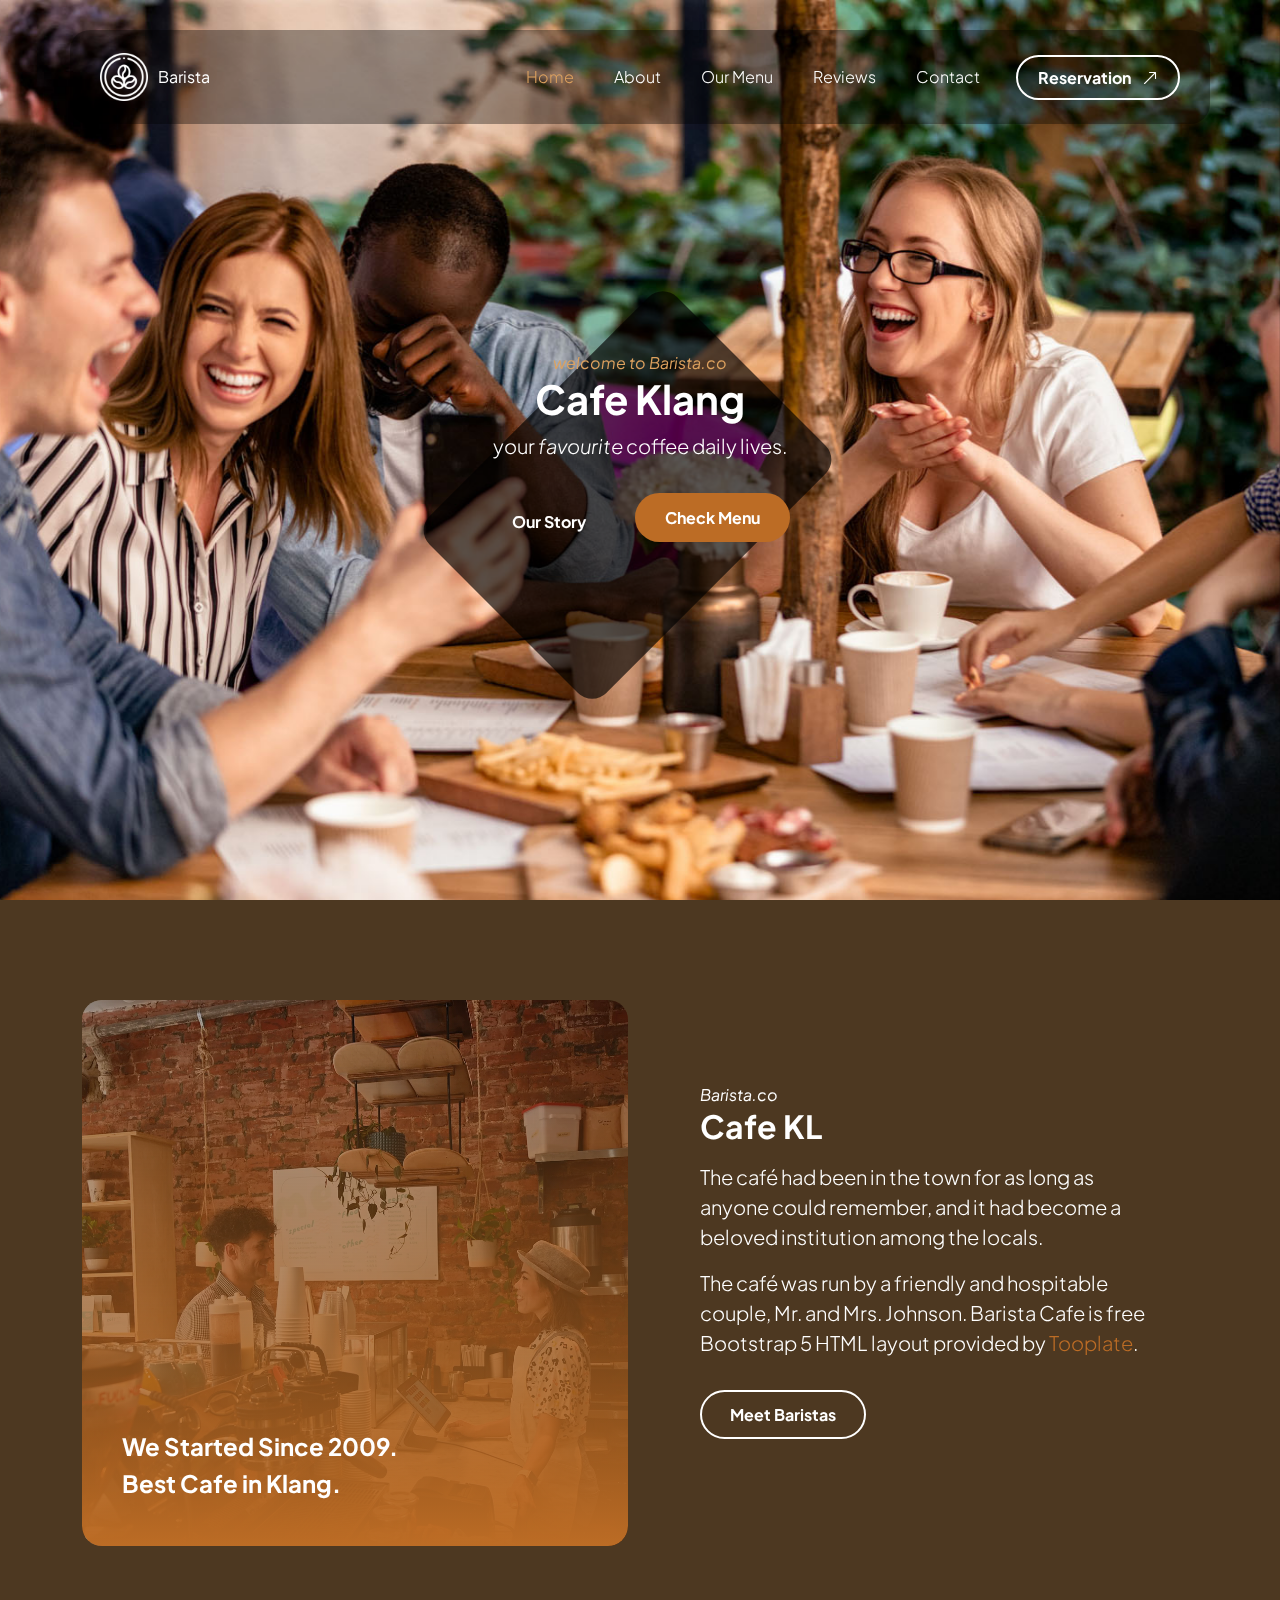
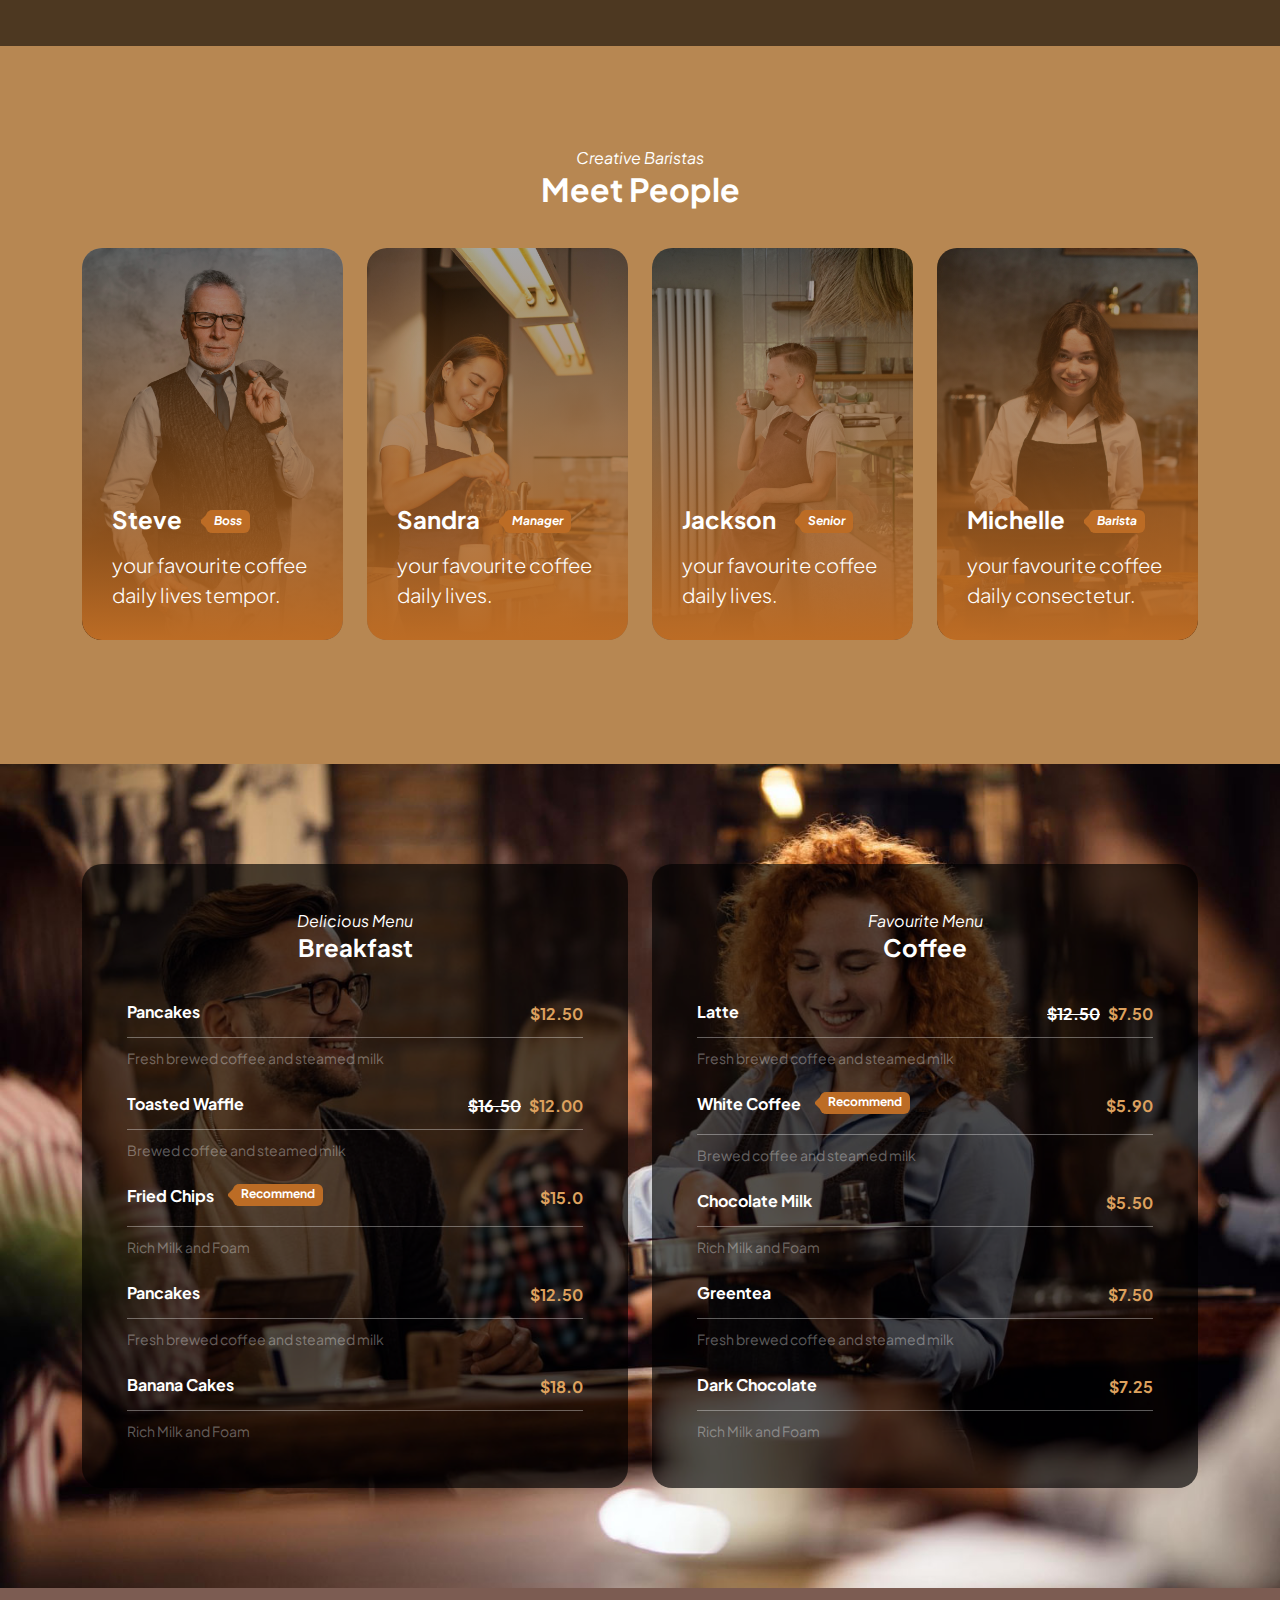
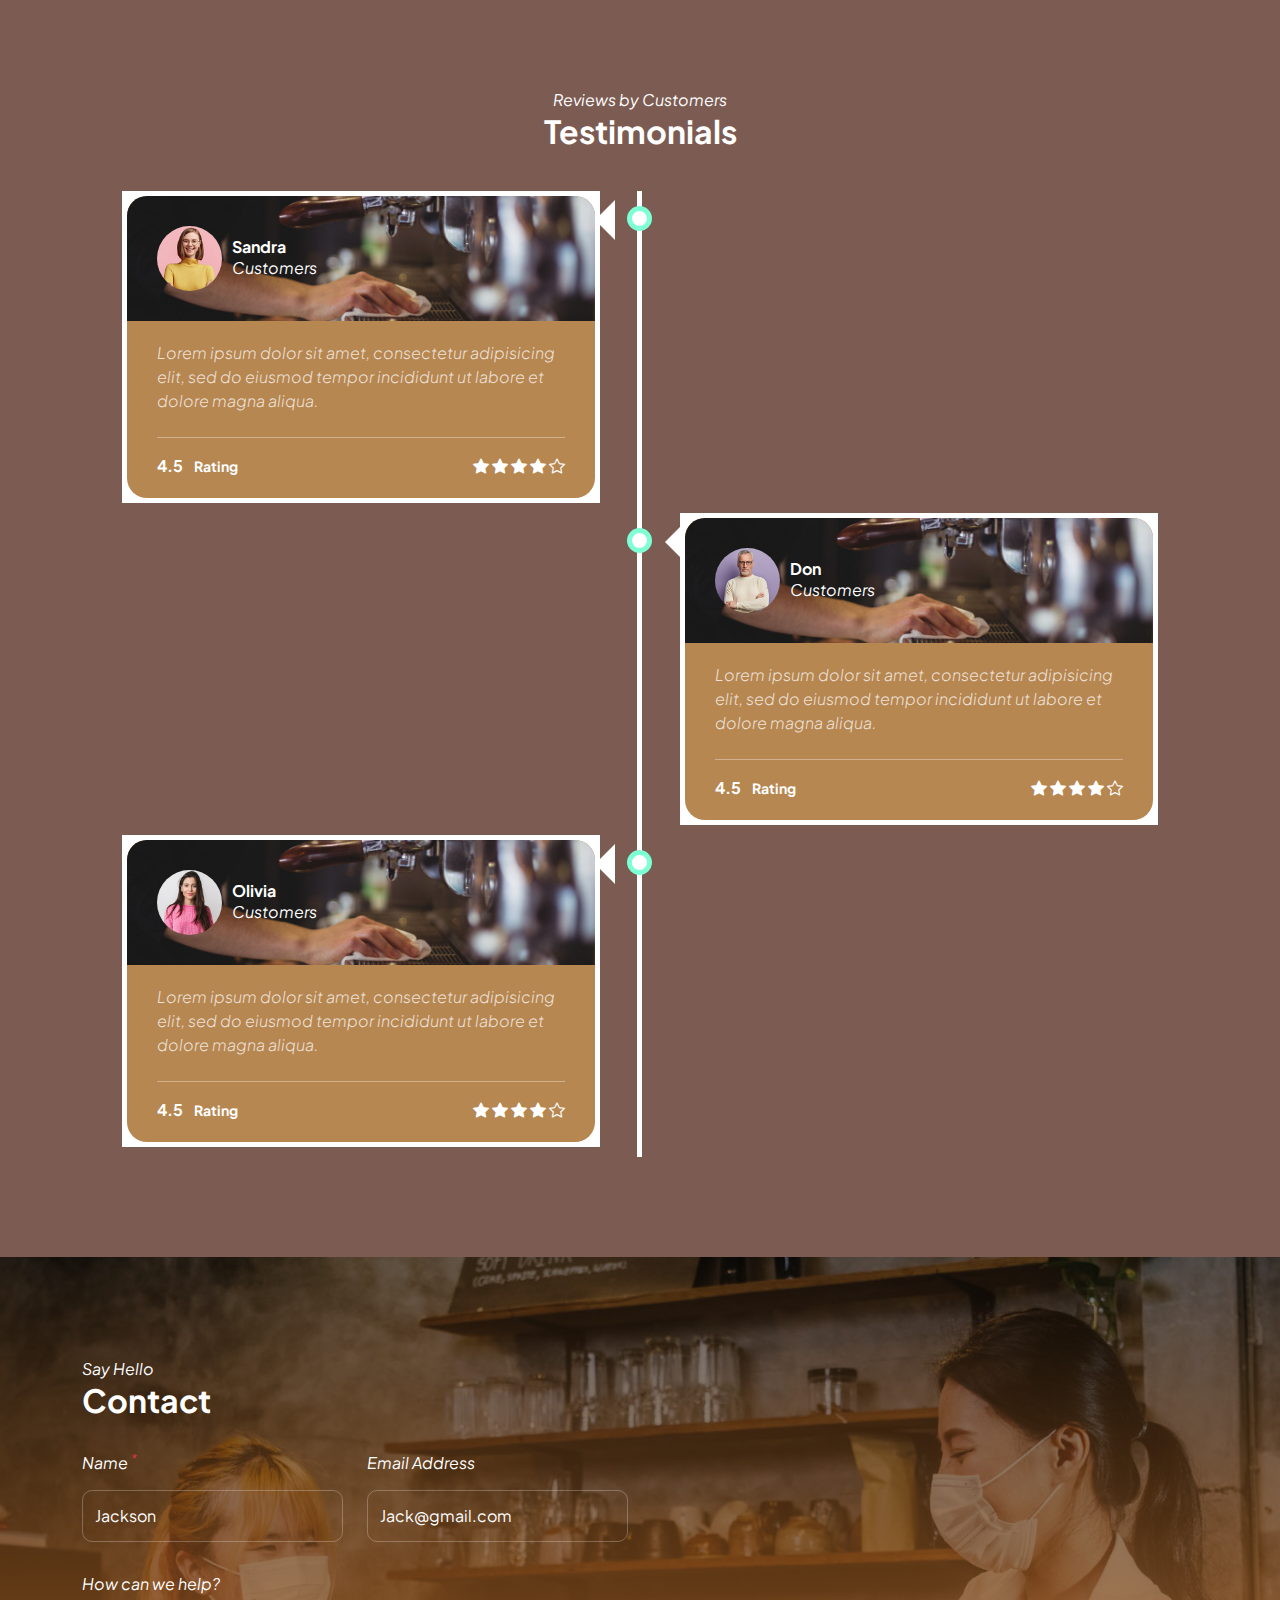
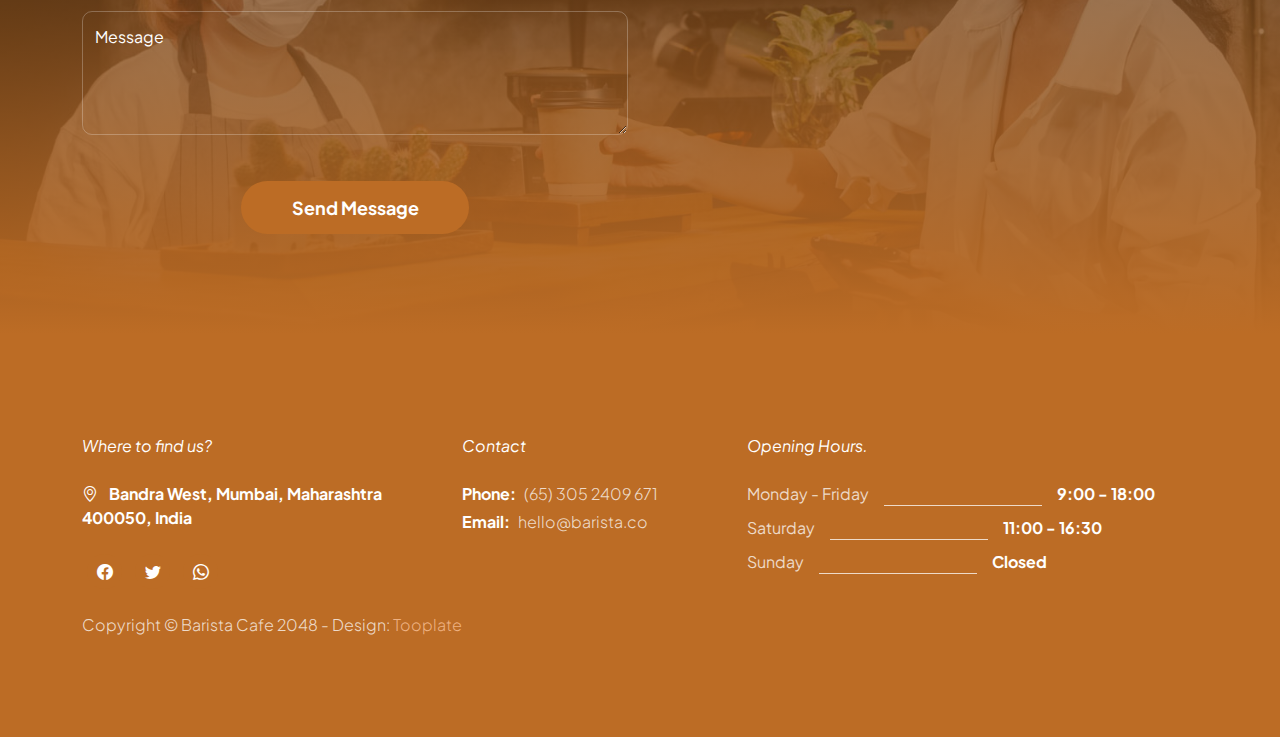
<file: index.html>
<!doctype html>
<html lang="en">
    <head>
        <meta charset="utf-8">
        <meta name="viewport" content="width=device-width, initial-scale=1">

        <meta name="description" content="">
        <meta name="author" content="">

        <title>Barista Cafe HTML CSS Template</title>

        <!-- CSS FILES -->                
        <link rel="preconnect" href="https://fonts.googleapis.com">
        
        <link rel="preconnect" href="https://fonts.gstatic.com" crossorigin>

        <link href="https://fonts.googleapis.com/css2?family=Plus+Jakarta+Sans:ital,wght@0,200;0,400;0,600;0,700;1,200;1,700&display=swap" rel="stylesheet">
            
        <link href="css/bootstrap.min.css" rel="stylesheet">

        <link href="css/bootstrap-icons.css" rel="stylesheet">

        <link href="css/vegas.min.css" rel="stylesheet">

        <link href="css/tooplate-barista-jjarb.css" rel="stylesheet">
        
<!--

Tooplate 2137 Barista Cafe

https://www.tooplate.com/view/2137-barista-cafe

Bootstrap 5 HTML CSS Template

-->
    </head>
    
    <body>
                
            <main>
                <nav class="navbar navbar-expand-lg">                
                    <div class="container">
                        <a class="navbar-brand d-flex align-items-center" href="index.html">
                            <img src="images/coffee-beans.png" class="navbar-brand-image img-fluid" alt="Barista Cafe Template">
                            Barista
                        </a>
        
                        <button class="navbar-toggler" type="button" data-bs-toggle="collapse" data-bs-target="#navbarNav" aria-controls="navbarNav" aria-expanded="false" aria-label="Toggle navigation">
                            <span class="navbar-toggler-icon"></span>
                        </button>
        
                        <div class="collapse navbar-collapse" id="navbarNav">
                            <ul class="navbar-nav ms-lg-auto">
                                <li class="nav-item">
                                    <a class="nav-link click-scroll" href="#section_1">Home</a>
                                </li>
        
                                <li class="nav-item">
                                    <a class="nav-link click-scroll" href="#section_2">About</a>
                                </li>

                                <li class="nav-item">
                                    <a class="nav-link click-scroll" href="#section_3">Our Menu</a>
                                </li>

                                <li class="nav-item">
                                    <a class="nav-link click-scroll" href="#section_4">Reviews</a>
                                </li>

                                <li class="nav-item">
                                    <a class="nav-link click-scroll" href="#section_5">Contact</a>
                                </li>
                            </ul>

                            <div class="ms-lg-3">
                                <a class="btn custom-btn custom-border-btn" href="reservation.html">
                                    Reservation
                                    <i class="bi-arrow-up-right ms-2"></i>
                                </a>
                            </div>
                        </div>
                    </div>
                </nav>


                <section class="hero-section d-flex justify-content-center align-items-center" id="section_1">

                    <div class="container">
                        <div class="row align-items-center">

                            <div class="col-lg-6 col-12 mx-auto">
                                <em class="small-text">welcome to Barista.co</em>
                                
                                <h1>Cafe Klang</h1>

                                <p class="text-white mb-4 pb-lg-2">
                                    your <em>favourite</em> coffee daily lives.
                                </p>

                                <a class="btn custom-btn custom-border-btn smoothscroll me-3" href="#section_2">
                                    Our Story
                                </a>

                                <a class="btn custom-btn smoothscroll me-2 mb-2" href="#section_3"><strong>Check Menu</strong></a>
                            </div>

                        </div>
                    </div>

                    <div class="hero-slides"></div>
                </section>


                <section class="about-section section-padding" id="section_2">
                    <div class="section-overlay"></div>
                    <div class="container">
                        <div class="row align-items-center">

                            <div class="col-lg-6 col-12">
                                <div class="ratio ratio-1x1">
                                    <video autoplay="" loop="" muted="" class="custom-video" poster="">
                                        <source src="videos/pexels-mike-jones-9046237.mp4" type="video/mp4">

                                        Your browser does not support the video tag.
                                    </video>

                                    <div class="about-video-info d-flex flex-column">
                                        <h4 class="mt-auto">We Started Since 2009.</h4>

                                        <h4>Best Cafe in Klang.</h4>
                                    </div>
                                </div>
                            </div>

                            <div class="col-lg-5 col-12 mt-4 mt-lg-0 mx-auto">
                                <em class="text-white">Barista.co</em>

                                <h2 class="text-white mb-3">Cafe KL</h2>

                                <p class="text-white">The café had been in the town for as long as anyone could remember, and it had become a beloved institution among the locals.</p>

                                <p class="text-white">The café was run by a friendly and hospitable couple, Mr. and Mrs. Johnson. Barista Cafe is free Bootstrap 5 HTML layout provided by <a rel="nofollow" href="https://www.tooplate.com" target="_blank">Tooplate</a>.</p>

                                <a href="#barista-team" class="smoothscroll btn custom-btn custom-border-btn mt-3 mb-4">Meet Baristas</a>
                            </div>

                        </div>
                    </div>
                </section>


                <section class="barista-section section-padding section-bg" id="barista-team">
                    <div class="container">
                        <div class="row justify-content-center">

                            <div class="col-lg-12 col-12 text-center mb-4 pb-lg-2">
                                <em class="text-white">Creative Baristas</em>

                                <h2 class="text-white">Meet People</h2>
                            </div>

                            <div class="col-lg-3 col-md-6 col-12 mb-4">
                                <div class="team-block-wrap">
                                    <div class="team-block-info d-flex flex-column">
                                        <div class="d-flex mt-auto mb-3">
                                            <h4 class="text-white mb-0">Steve</h4>

                                            <p class="badge ms-4"><em>Boss</em></p>
                                        </div>

                                        <p class="text-white mb-0">your favourite coffee daily lives tempor.</p>
                                    </div>

                                    <div class="team-block-image-wrap">
                                        <img src="images/team/portrait-elegant-old-man-wearing-suit.jpg" class="team-block-image img-fluid" alt="">
                                    </div>
                                </div>
                            </div>

                            <div class="col-lg-3 col-md-6 col-12 mb-4">
                                <div class="team-block-wrap">
                                    <div class="team-block-info d-flex flex-column">
                                        <div class="d-flex mt-auto mb-3">
                                            <h4 class="text-white mb-0">Sandra</h4>

                                            <p class="badge ms-4"><em>Manager</em></p>
                                        </div>

                                        <p class="text-white mb-0">your favourite coffee daily lives.</p>
                                    </div>

                                    <div class="team-block-image-wrap">
                                        <img src="images/team/cute-korean-barista-girl-pouring-coffee-prepare-filter-batch-brew-pour-working-cafe.jpg" class="team-block-image img-fluid" alt="">
                                    </div>
                                </div>
                            </div>

                            <div class="col-lg-3 col-md-6 col-12 mb-4">
                                <div class="team-block-wrap">
                                    <div class="team-block-info d-flex flex-column">
                                        <div class="d-flex mt-auto mb-3">
                                            <h4 class="text-white mb-0">Jackson</h4>

                                            <p class="badge ms-4"><em>Senior</em></p>
                                        </div>

                                        <p class="text-white mb-0">your favourite coffee daily lives.</p>
                                    </div>

                                    <div class="team-block-image-wrap">
                                        <img src="images/team/small-business-owner-drinking-coffee.jpg" class="team-block-image img-fluid" alt="">
                                    </div>
                                </div>
                            </div>

                            <div class="col-lg-3 col-md-6 col-12">
                                <div class="team-block-wrap">
                                    <div class="team-block-info d-flex flex-column">
                                        <div class="d-flex mt-auto mb-3">
                                            <h4 class="text-white mb-0">Michelle</h4>

                                            <p class="badge ms-4"><em>Barista</em></p>
                                        </div>

                                        <p class="text-white mb-0">your favourite coffee daily consectetur.</p>
                                    </div>

                                    <div class="team-block-image-wrap">
                                        <img src="images/team/smiley-business-woman-working-cashier.jpg" class="team-block-image img-fluid" alt="">
                                    </div>
                                </div>
                            </div>

                        </div>
                    </div>
                </section>


                <section class="menu-section section-padding" id="section_3">
                    <div class="container">
                        <div class="row">

                            <div class="col-lg-6 col-12 mb-4 mb-lg-0">
                                <div class="menu-block-wrap">
                                    <div class="text-center mb-4 pb-lg-2">
                                        <em class="text-white">Delicious Menu</em>
                                        <h4 class="text-white">Breakfast</h4>
                                    </div>

                                    <div class="menu-block">
                                        <div class="d-flex">
                                            <h6>Pancakes</h6>
                                        
                                            <span class="underline"></span>

                                            <strong class="ms-auto">$12.50</strong>
                                        </div>

                                        <div class="border-top mt-2 pt-2">
                                            <small>Fresh brewed coffee and steamed milk</small>
                                        </div>
                                    </div>

                                    <div class="menu-block my-4">
                                        <div class="d-flex">
                                            <h6>
                                                Toasted Waffle
                                            </h6>
                                        
                                            <span class="underline"></span>

                                            <strong class="text-white ms-auto"><del>$16.50</del></strong>

                                            <strong class="ms-2">$12.00</strong>
                                        </div>

                                        <div class="border-top mt-2 pt-2">
                                            <small>Brewed coffee and steamed milk</small>
                                        </div>
                                    </div>

                                    <div class="menu-block">
                                        <div class="d-flex">
                                            <h6>Fried Chips
                                                <span class="badge ms-3">Recommend</span>
                                            </h6>
                                        
                                            <span class="underline"></span>

                                            <strong class="ms-auto">$15.0</strong>
                                        </div>

                                        <div class="border-top mt-2 pt-2">
                                            <small>Rich Milk and Foam</small>
                                        </div>
                                    </div>

                                    <div class="menu-block my-4">
                                        <div class="d-flex">
                                            <h6>Pancakes</h6>
                                        
                                            <span class="underline"></span>

                                            <strong class="ms-auto">$12.50</strong>
                                        </div>

                                        <div class="border-top mt-2 pt-2">
                                            <small>Fresh brewed coffee and steamed milk</small>
                                        </div>
                                    </div>

                                    <div class="menu-block">
                                        <div class="d-flex">
                                            <h6>Banana Cakes</h6>
                                        
                                            <span class="underline"></span>

                                            <strong class="ms-auto">$18.0</strong>
                                        </div>

                                        <div class="border-top mt-2 pt-2">
                                            <small>Rich Milk and Foam</small>
                                        </div>
                                    </div>
                                </div>
                            </div>

                            <div class="col-lg-6 col-12">
                                <div class="menu-block-wrap">
                                    <div class="text-center mb-4 pb-lg-2">
                                        <em class="text-white">Favourite Menu</em>
                                        <h4 class="text-white">Coffee</h4>
                                    </div>

                                    <div class="menu-block">
                                        <div class="d-flex">
                                            <h6>Latte</h6>
                                        
                                            <span class="underline"></span>

                                            <strong class="text-white ms-auto"><del>$12.50</del></strong>

                                            <strong class="ms-2">$7.50</strong>
                                        </div>

                                        <div class="border-top mt-2 pt-2">
                                            <small>Fresh brewed coffee and steamed milk</small>
                                        </div>
                                    </div>

                                    <div class="menu-block my-4">
                                        <div class="d-flex">
                                            <h6>
                                                White Coffee
                                                <span class="badge ms-3">Recommend</span>
                                            </h6>
                                        
                                            <span class="underline"></span>

                                            <strong class="ms-auto">$5.90</strong>
                                        </div>

                                        <div class="border-top mt-2 pt-2">
                                            <small>Brewed coffee and steamed milk</small>
                                        </div>
                                    </div>

                                    <div class="menu-block">
                                        <div class="d-flex">
                                            <h6>Chocolate Milk</h6>
                                        
                                            <span class="underline"></span>

                                            <strong class="ms-auto">$5.50</strong>
                                        </div>

                                        <div class="border-top mt-2 pt-2">
                                            <small>Rich Milk and Foam</small>
                                        </div>
                                    </div>

                                    <div class="menu-block my-4">
                                        <div class="d-flex">
                                            <h6>Greentea</h6>
                                        
                                            <span class="underline"></span>

                                            <strong class="ms-auto">$7.50</strong>
                                        </div>

                                        <div class="border-top mt-2 pt-2">
                                            <small>Fresh brewed coffee and steamed milk</small>
                                        </div>
                                    </div>

                                    <div class="menu-block">
                                        <div class="d-flex">
                                            <h6>Dark Chocolate</h6>
                                        
                                            <span class="underline"></span>

                                            <strong class="ms-auto">$7.25</strong>
                                        </div>

                                        <div class="border-top mt-2 pt-2">
                                            <small>Rich Milk and Foam</small>
                                        </div>
                                    </div>
                                </div>
                            </div>

                        </div>
                    </div>
                </section>


                <section class="reviews-section section-padding section-bg" id="section_4">
                    <div class="container">
                        <div class="row justify-content-center">

                            <div class="col-lg-12 col-12 text-center mb-4 pb-lg-2">
                                <em class="text-white">Reviews by Customers</em>

                                <h2 class="text-white">Testimonials</h2>
                            </div>

                            <div class="timeline">
                                <div class="timeline-container timeline-container-left">
                                    <div class="timeline-content">
                                        <div class="reviews-block">
                                            <div class="reviews-block-image-wrap d-flex align-items-center">
                                                <img src="images/reviews/young-woman-with-round-glasses-yellow-sweater.jpg" class="reviews-block-image img-fluid" alt="">

                                                <div class="">
                                                    <h6 class="text-white mb-0">Sandra</h6>
                                                    <em class="text-white"> Customers</em>
                                                </div>
                                            </div>

                                            <div class="reviews-block-info">
                                                <p>Lorem ipsum dolor sit amet, consectetur adipisicing elit, sed do eiusmod tempor incididunt ut labore et dolore magna aliqua.</p>

                                                <div class="d-flex border-top pt-3 mt-4">
                                                    <strong class="text-white">4.5 <small class="ms-2">Rating</small></strong>

                                                    <div class="reviews-group ms-auto">
                                                        <i class="bi-star-fill"></i>
                                                        <i class="bi-star-fill"></i>
                                                        <i class="bi-star-fill"></i>
                                                        <i class="bi-star-fill"></i>
                                                        <i class="bi-star"></i>
                                                    </div>
                                                </div>
                                            </div>
                                        </div>
                                    </div>
                                </div>

                                <div class="timeline-container timeline-container-right">
                                    <div class="timeline-content">
                                        <div class="reviews-block">
                                            <div class="reviews-block-image-wrap d-flex align-items-center">
                                                <img src="images/reviews/senior-man-white-sweater-eyeglasses.jpg" class="reviews-block-image img-fluid" alt="">

                                                <div class="">
                                                    <h6 class="text-white mb-0">Don</h6>
                                                    <em class="text-white"> Customers</em>
                                                </div>
                                            </div>

                                            <div class="reviews-block-info">
                                                <p>Lorem ipsum dolor sit amet, consectetur adipisicing elit, sed do eiusmod tempor incididunt ut labore et dolore magna aliqua.</p>

                                                <div class="d-flex border-top pt-3 mt-4">
                                                    <strong class="text-white">4.5 <small class="ms-2">Rating</small></strong>

                                                    <div class="reviews-group ms-auto">
                                                        <i class="bi-star-fill"></i>
                                                        <i class="bi-star-fill"></i>
                                                        <i class="bi-star-fill"></i>
                                                        <i class="bi-star-fill"></i>
                                                        <i class="bi-star"></i>
                                                    </div>
                                                </div>
                                            </div>
                                        </div>
                                    </div>
                                </div>

                                <div class="timeline-container timeline-container-left">
                                    <div class="timeline-content">
                                        <div class="reviews-block">
                                            <div class="reviews-block-image-wrap d-flex align-items-center">
                                                <img src="images/reviews/young-beautiful-woman-pink-warm-sweater-natural-look-smiling-portrait-isolated-long-hair.jpg" class="reviews-block-image img-fluid" alt="">

                                                <div class="">
                                                    <h6 class="text-white mb-0">Olivia</h6>
                                                    <em class="text-white"> Customers</em>
                                                </div>
                                            </div>

                                            <div class="reviews-block-info">
                                                <p>Lorem ipsum dolor sit amet, consectetur adipisicing elit, sed do eiusmod tempor incididunt ut labore et dolore magna aliqua.</p>

                                                <div class="d-flex border-top pt-3 mt-4">
                                                    <strong class="text-white">4.5 <small class="ms-2">Rating</small></strong>

                                                    <div class="reviews-group ms-auto">
                                                        <i class="bi-star-fill"></i>
                                                        <i class="bi-star-fill"></i>
                                                        <i class="bi-star-fill"></i>
                                                        <i class="bi-star-fill"></i>
                                                        <i class="bi-star"></i>
                                                    </div>
                                                </div>
                                            </div>
                                        </div>
                                    </div>
                                </div>
                            </div>

                        </div>
                    </div>
                </section>


                <section class="contact-section section-padding" id="section_5">
                    <div class="container">
                        <div class="row">   

                            <div class="col-lg-12 col-12">
                                <em class="text-white">Say Hello</em>
                                <h2 class="text-white mb-4 pb-lg-2">Contact</h2>
                            </div>

                            <div class="col-lg-6 col-12">
                                <form action="#" method="post" class="custom-form contact-form" role="form">

                                <div class="row">
                                    
                                    <div class="col-lg-6 col-12">
                                        <label for="name" class="form-label">Name <sup class="text-danger">*</sup></label>

                                        <input type="text" name="name" id="name" class="form-control" placeholder="Jackson" required="">
                                    </div>

                                    <div class="col-lg-6 col-12">
                                        <label for="email" class="form-label">Email Address</label>

                                        <input type="email" name="email" id="email" pattern="[^ @]*@[^ @]*" class="form-control" placeholder="Jack@gmail.com" required="">
                                    </div>

                                    <div class="col-12">
                                        <label for="message" class="form-label">How can we help?</label>

                                        <textarea name="message" rows="4" class="form-control" id="message" placeholder="Message" required=""></textarea>
                                        
                                    </div>
                                </div>

                                <div class="col-lg-5 col-12 mx-auto mt-3">
                                    <button type="submit" class="form-control">Send Message</button>
                                </div>
                            </form>
                            </div>

                            <div class="col-lg-6 col-12 mx-auto mt-5 mt-lg-0 ps-lg-5">
                                <iframe class="google-map" src="https://www.google.com/maps/embed?pb=!1m18!1m12!1m3!1d5039.668141741662!2d72.81814769288509!3d19.043340656729775!2m3!1f0!2f0!3f0!3m2!1i1024!2i768!4f13.1!3m3!1m2!1s0x3be7c994f34a7355%3A0x2680d63a6f7e33c2!2sLover%20Point!5e1!3m2!1sen!2sth!4v1692722771770!5m2!1sen!2sth" width="100%" height="300" style="border:0;" allowfullscreen="" loading="lazy" referrerpolicy="no-referrer-when-downgrade"></iframe>  
                            </div>

                        </div>
                    </div>
                </section>


                <footer class="site-footer">
                    <div class="container">
                        <div class="row">

                            <div class="col-lg-4 col-12 me-auto">
                                <em class="text-white d-block mb-4">Where to find us?</em>

                                <strong class="text-white">
                                    <i class="bi-geo-alt me-2"></i>
                                    Bandra West, Mumbai, Maharashtra 400050, India
                                </strong>

                                <ul class="social-icon mt-4">
                                    <li class="social-icon-item">
                                        <a href="#" class="social-icon-link bi-facebook">
                                        </a>
                                    </li>
        
                                    <li class="social-icon-item">
                                        <a href="https://x.com/minthu" target="_new" class="social-icon-link bi-twitter">
                                        </a>
                                    </li>

                                    <li class="social-icon-item">
                                        <a href="#" class="social-icon-link bi-whatsapp">
                                        </a>
                                    </li>
                                </ul>
                            </div>

                            <div class="col-lg-3 col-12 mt-4 mb-3 mt-lg-0 mb-lg-0">
                                <em class="text-white d-block mb-4">Contact</em>

                                <p class="d-flex mb-1">
                                    <strong class="me-2">Phone:</strong>
                                    <a href="tel: 305-240-9671" class="site-footer-link">
                                        (65) 
                                        305 2409 671
                                    </a>
                                </p>

                                <p class="d-flex">
                                    <strong class="me-2">Email:</strong>

                                    <a href="mailto:info@yourgmail.com" class="site-footer-link">
                                        hello@barista.co
                                    </a>
                                </p>
                            </div>


                            <div class="col-lg-5 col-12">
                                <em class="text-white d-block mb-4">Opening Hours.</em>

                                <ul class="opening-hours-list">
                                    <li class="d-flex">
                                        Monday - Friday
                                        <span class="underline"></span>

                                        <strong>9:00 - 18:00</strong>
                                    </li>

                                    <li class="d-flex">
                                        Saturday
                                        <span class="underline"></span>

                                        <strong>11:00 - 16:30</strong>
                                    </li>

                                    <li class="d-flex">
                                        Sunday
                                        <span class="underline"></span>

                                        <strong>Closed</strong>
                                    </li>
                                </ul>
                            </div>

                            <div class="col-lg-8 col-12 mt-4">
                                <p class="copyright-text mb-0">Copyright © Barista Cafe 2048 
                                    - Design: <a rel="sponsored" href="https://www.tooplate.com" target="_blank">Tooplate</a></p>
                            </div>
                    </div>
                </footer>
            </main>

        <!-- JAVASCRIPT FILES -->
        <script src="js/jquery.min.js"></script>
        <script src="js/bootstrap.min.js"></script>
        <script src="js/jquery.sticky.js"></script>
        <script src="js/click-scroll.js"></script>
        <script src="js/vegas.min.js"></script>
        <script src="js/custom.js"></script>

    </body>
</html>
</file>
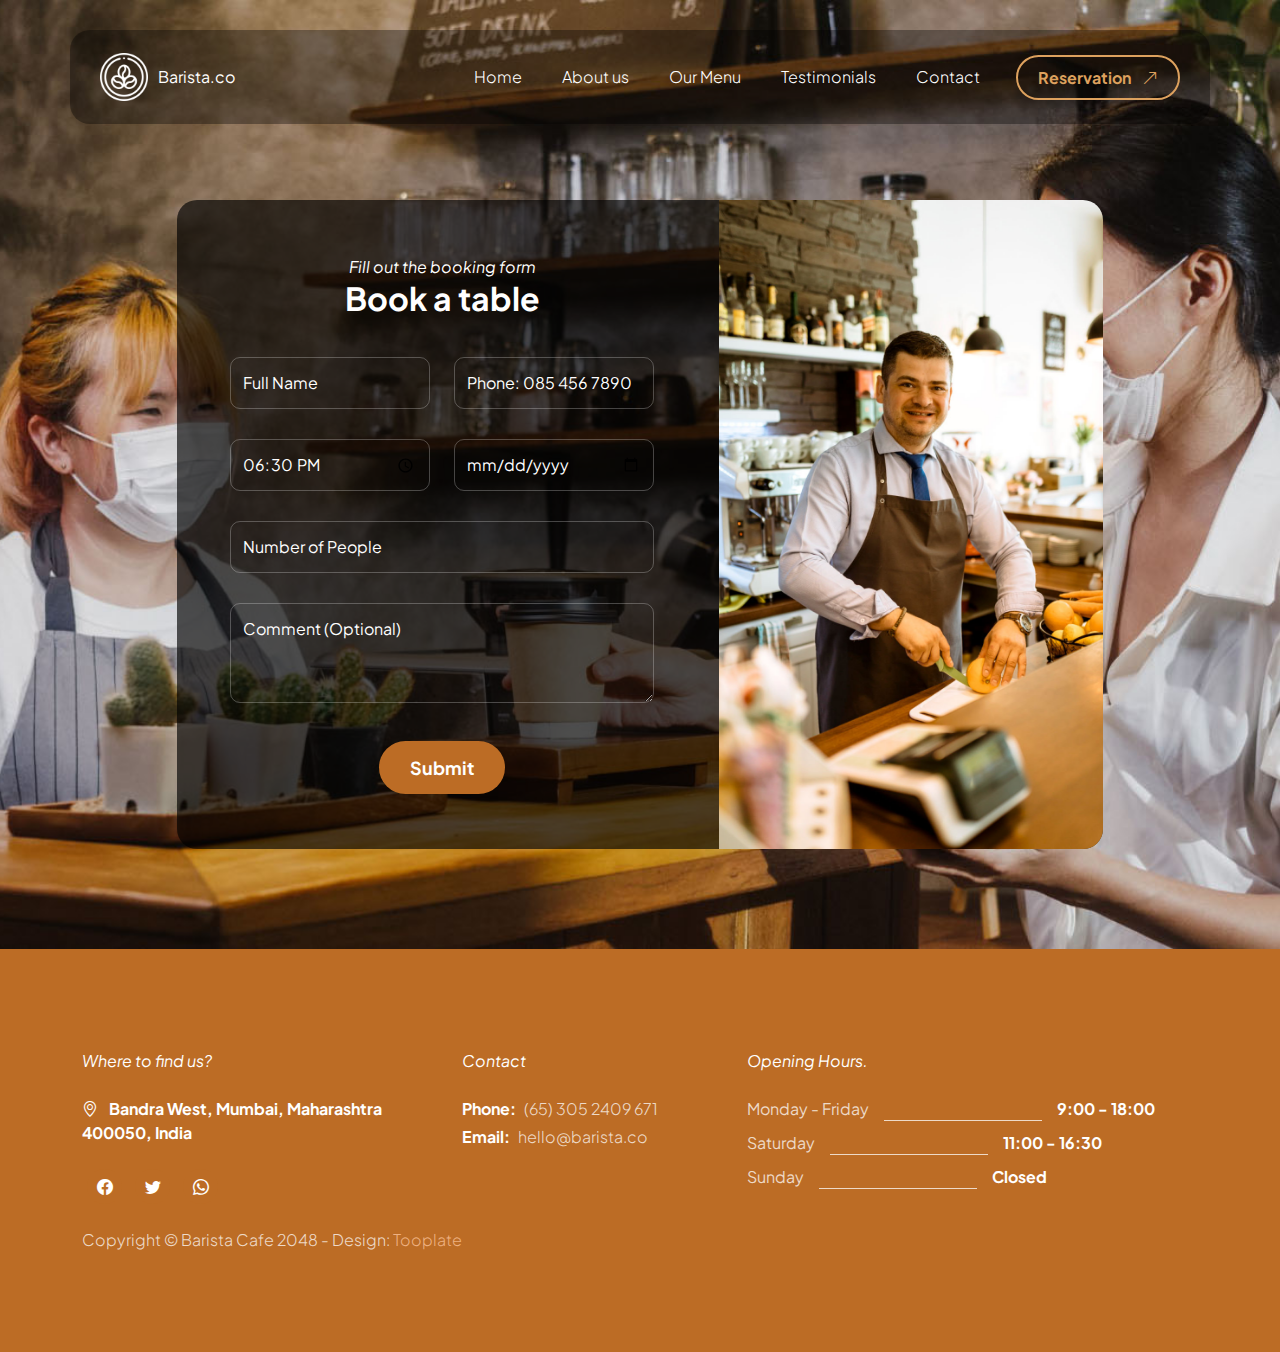
<file: reservation.html>
<!doctype html>
<html lang="en">
    <head>
        <meta charset="utf-8">
        <meta name="viewport" content="width=device-width, initial-scale=1">

        <meta name="description" content="">
        <meta name="author" content="">

        <title>Barista Cafe - HTML Reservation Form</title>

        <!-- CSS FILES -->                
        <link rel="preconnect" href="https://fonts.googleapis.com">
        
        <link rel="preconnect" href="https://fonts.gstatic.com" crossorigin>

        <link href="https://fonts.googleapis.com/css2?family=Plus+Jakarta+Sans:ital,wght@0,200;0,400;0,600;0,700;1,200;1,700&display=swap" rel="stylesheet">
            
        <link href="css/bootstrap.min.css" rel="stylesheet">

        <link href="css/bootstrap-icons.css" rel="stylesheet">

        <link href="css/vegas.min.css" rel="stylesheet">

        <link href="css/tooplate-barista-jjarb.css" rel="stylesheet">
<!--

Tooplate 2137 Barista

https://www.tooplate.com/view/2137-barista-cafe

Bootstrap 5 HTML CSS Template

-->
    </head>
    
    <body class="reservation-page">
                
            <main>
                <nav class="navbar navbar-expand-lg">                
                    <div class="container">
                        <a class="navbar-brand d-flex align-items-center" href="index.html">
                            <img src="images/coffee-beans.png" class="navbar-brand-image img-fluid" alt="">
                            Barista.co
                        </a>
        
                        <button class="navbar-toggler" type="button" data-bs-toggle="collapse" data-bs-target="#navbarNav" aria-controls="navbarNav" aria-expanded="false" aria-label="Toggle navigation">
                            <span class="navbar-toggler-icon"></span>
                        </button>
        
                        <div class="collapse navbar-collapse" id="navbarNav">
                            <ul class="navbar-nav ms-lg-auto">
                                <li class="nav-item">
                                    <a class="nav-link" href="index.html#section_1">Home</a>
                                </li>
        
                                <li class="nav-item">
                                    <a class="nav-link" href="index.html#section_2">About us</a>
                                </li>

                                <li class="nav-item">
                                    <a class="nav-link" href="index.html#section_3">Our Menu</a>
                                </li>

                                <li class="nav-item">
                                    <a class="nav-link" href="index.html#section_4">Testimonials</a>
                                </li>

                                <li class="nav-item">
                                    <a class="nav-link" href="index.html#section_5">Contact</a>
                                </li>
                            </ul>

                            <div class="ms-lg-3">
                                <a class="btn custom-btn custom-border-btn" href="reservation.html">
                                    Reservation
                                    <i class="bi-arrow-up-right ms-2"></i>
                                </a>
                            </div>
                        </div>
                    </div>
                </nav>
                

                <section class="booking-section section-padding">
                <div class="container">
                    <div class="row">

                        <div class="col-lg-10 col-12 mx-auto">
                            <div class="booking-form-wrap">
                                <div class="row">
                                    <div class="col-lg-7 col-12 p-0">
                                        <form class="custom-form booking-form" action="#" method="post" role="form">
                                            <div class="text-center mb-4 pb-lg-2">
                                                <em class="text-white">Fill out the booking form</em>

                                                <h2 class="text-white">Book a table</h2>
                                            </div>

                                            <div class="booking-form-body">
                                                <div class="row">
                                                    <div class="col-lg-6 col-12">
                                                        <input type="text" name="booking-form-name" id="booking-form-name" class="form-control" placeholder="Full Name" required>
                                                    </div>

                                                    <div class="col-lg-6 col-12">
                                                        <input type="tel" class="form-control" name="booking-form-phone" placeholder="Phone: 085 456 7890" pattern="[0-9]{3}-[0-9]{3}-[0-9]{4}" required="">
                                                    </div>

                                                    <div class="col-lg-6 col-12">
                                                        <input class="form-control" type="time" name="booking-form-time" value="18:30">
                                                    </div>

                                                    <div class="col-lg-6 col-12">
                                                        <input type="date" name="booking-form-date" id="booking-form-date" class="form-control" placeholder="Date" required="">
                                                    </div>

                                                    <div class="col-lg-12 col-12">
                                                        <input type="number" name="booking-form-number" id="booking-form-number" class="form-control" placeholder="Number of People" required="">

                                                        <textarea name="booking-form-message" rows="3" class="form-control" id="booking-form-message" placeholder="Comment (Optional)"></textarea>
                                                    </div>

                                                    <div class="col-lg-4 col-md-10 col-8 mx-auto mt-2">
                                                        <button type="submit" class="form-control">Submit</button>
                                                    </div>
                                                </div>
                                            </div>
                                        </form>
                                    </div>

                                    <div class="col-lg-5 col-12 p-0">
                                        <div class="booking-form-image-wrap">
                                            
                                            <img src="images/barman-with-fruits.jpg" class="booking-form-image img-fluid" alt="">
                                        </div>

                                    </div>
                                </div>
                            </div>

                        </div>
                    </div>
                </section>


                <footer class="site-footer">
                    <div class="container">
                        <div class="row">

                            <div class="col-lg-4 col-12 me-auto">
                                <em class="text-white d-block mb-4">Where to find us?</em>

                                <strong class="text-white">
                                    <i class="bi-geo-alt me-2"></i>
                                    Bandra West, Mumbai, Maharashtra 400050, India
                                </strong>

                                <ul class="social-icon mt-4">
                                    <li class="social-icon-item">
                                        <a href="#" class="social-icon-link bi-facebook">
                                        </a>
                                    </li>
        
                                    <li class="social-icon-item">
                                        <a href="https://x.com/minthu" target="_new" class="social-icon-link bi-twitter">
                                        </a>
                                    </li>

                                    <li class="social-icon-item">
                                        <a href="#" class="social-icon-link bi-whatsapp">
                                        </a>
                                    </li>
                                </ul>
                            </div>

                            <div class="col-lg-3 col-12 mt-4 mb-3 mt-lg-0 mb-lg-0">
                                <em class="text-white d-block mb-4">Contact</em>

                                <p class="d-flex mb-1">
                                    <strong class="me-2">Phone:</strong>
                                    <a href="tel: 305-240-9671" class="site-footer-link">
                                        (65) 
                                        305 2409 671
                                    </a>
                                </p>

                                <p class="d-flex">
                                    <strong class="me-2">Email:</strong>

                                    <a href="mailto:info@yourgmail.com" class="site-footer-link">
                                        hello@barista.co
                                    </a>
                                </p>
                            </div>


                            <div class="col-lg-5 col-12">
                                <em class="text-white d-block mb-4">Opening Hours.</em>

                                <ul class="opening-hours-list">
                                    <li class="d-flex">
                                        Monday - Friday
                                        <span class="underline"></span>

                                        <strong>9:00 - 18:00</strong>
                                    </li>

                                    <li class="d-flex">
                                        Saturday
                                        <span class="underline"></span>

                                        <strong>11:00 - 16:30</strong>
                                    </li>

                                    <li class="d-flex">
                                        Sunday
                                        <span class="underline"></span>

                                        <strong>Closed</strong>
                                    </li>
                                </ul>
                            </div>

                            <div class="col-lg-8 col-12 mt-4">
                                <p class="copyright-text mb-0">Copyright © Barista Cafe 2048 
                                    - Design: <a rel="sponsored" href="https://www.tooplate.com" target="_blank">Tooplate</a></p>
                            </div>

                    </div>
                </footer>
            </main>


        <!-- JAVASCRIPT FILES -->
        <script src="js/jquery.min.js"></script>
        <script src="js/bootstrap.min.js"></script>
        <script src="js/jquery.sticky.js"></script>
        <script src="js/vegas.min.js"></script>
        <script src="js/custom.js"></script>

    </body>
</html>
</file>
<file: css/tooplate-barista-jjarb.css>
h1, h2, h3, h4, h5, h6 {
  color: #000000;
  font-weight: 700;
}

body {
  background-color: #ffffff;
  font-family: "Plus Jakarta Sans", sans-serif;
}

h1 h1, h2 h1, h3 h1, h4 h1, h5 h1, h6 h1 {
  font-size: 68px;
  font-weight: 700;
}
h1 h2, h2 h2, h3 h2, h4 h2, h5 h2, h6 h2 {
  font-size: 46px;
  font-weight: 700;
}
h1 h3, h2 h3, h3 h3, h4 h3, h5 h3, h6 h3 {
  font-size: 32px;
  font-weight: 700;
}
h1 h4, h2 h4, h3 h4, h4 h4, h5 h4, h6 h4 {
  font-size: 28px;
  font-weight: 700;
}
h1 h5, h2 h5, h3 h5, h4 h5, h5 h5, h6 h5 {
  font-size: 24px;
  font-weight: 700;
}
h1 h6, h2 h6, h3 h6, h4 h6, h5 h6, h6 h6 {
  font-size: 22px;
  font-weight: 700;
}

p, ul li {
  color: #717275;
  font-size: 20px;
  font-weight: 300;
}

a, button {
  touch-action: manipulation;
  transition: all 0.3s;
}

a {
  display: inline-block;
  color: #BC6C25;
  text-decoration: none;
}
a:hover {
  color: #E76F51;
}

b, strong {
  font-weight: 700;
}

.section-padding {
  padding-top: 100px;
  padding-bottom: 100px;
}

.section-bg {
  background-color: #b78752;
}

.section-overlay {
  background-color: #000000;
  position: absolute;
  z-index: 9;
  top: 0;
  left: 0;
  pointer-events: none;
  width: 100%;
  height: 100%;
  opacity: 0.65;
}

.section-overlay + .container {
  position: relative;
  z-index: 22;
}

.back-top-icon {
  font-size: 46px;
}

.timeline {
  position: relative;
  max-width: 1200px;
  margin: 0 auto;
}
.timeline::after {
  content: "";
  position: absolute;
  width: 5px;
  background-color: #ffffff;
  top: 0;
  bottom: 0;
  left: 50%;
  margin-left: -3px;
}

.timeline-container {
  position: relative;
  width: 50%;
  padding: 10px 40px;
  padding-top: 0;
  background-color: inherit;
}
.timeline-container::after {
  content: "";
  position: absolute;
  width: 25px;
  height: 25px;
  right: -12px;
  background-color: #ffffff;
  border: 5px solid #7fffd4;
  top: 15px;
  border-radius: 50%;
  z-index: 1;
}
.timeline-container::before {
  content: " ";
  height: 0;
  position: absolute;
  top: 9px;
  width: 0;
  z-index: 1;
  border: medium solid #ffffff;
  border-width: 20px 20px 20px 0;
  border-color: transparent #ffffff transparent transparent;
}
.timeline-container.timeline-container-left::before {
  right: 25px;
}
.timeline-container.timeline-container-right::before {
  left: 25px;
}
.timeline-container.timeline-container-right::after {
  left: -13px;
}

.timeline-container-left {
  left: 0;
}

.timeline-container-right {
  left: 50%;
}

.timeline-content {
  padding: 5px;
  background-color: #ffffff;
  position: relative;
  border-radius: var(--border-radius-medium);
}

@media screen and (max-width: 991px) {
  .timeline::after {
    left: 31px;
  }
  .timeline-container {
    width: 100%;
    padding-left: 70px;
    padding-right: 25px;
    position: relative;
    width: 50%;
    padding: 10px 40px;
    padding-top: 0;
    background-color: inherit;
  }
  .timeline-container::after {
    content: "";
    position: absolute;
    width: 25px;
    height: 25px;
    right: -12px;
    background-color: #ffffff;
    border: 5px solid #7fffd4;
    top: 15px;
    border-radius: 50%;
    z-index: 1;
  }
  .timeline-container::before {
    content: " ";
    height: 0;
    position: absolute;
    top: 9px;
    width: 0;
    z-index: 1;
    border: medium solid #ffffff;
    border-width: 20px 20px 20px 0;
    border-color: transparent #ffffff transparent transparent;
  }
  .timeline-container.timeline-container-left::before {
    right: 25px;
  }
  .timeline-container.timeline-container-right::before {
    left: 25px;
  }
  .timeline-container.timeline-container-right::after {
    left: -13px;
  }
  .timeline-container::before {
    left: 58px;
    border-width: 20px 20px 20px 0;
    border-color: transparent #ffffff transparent transparent;
  }
  .timeline-container-left::after,
  .timeline-container-right::after {
    left: 6px;
  }
  .timeline-container-right {
    left: 0%;
  }
}
.custom-btn {
  background: #BC6C25;
  border: 2px solid transparent;
  border-radius: 100px;
  color: #ffffff;
  font-size: 16px;
  font-weight: 700;
  line-height: normal;
  transition: all 0.3s;
  padding: 12px 28px;
}
.custom-btn:hover {
  background: #DDA15E;
  color: #ffffff;
}

.custom-border-btn {
  background: transparent;
  border: 2px solid #ffffff;
  border-radius: 100px;
  color: #ffffff;
  font-size: 16px;
  font-weight: 700;
  line-height: normal;
  transition: all 0.3s;
  padding: 12px 28px;
}
.custom-border-btn:hover {
  background: #ffffff;
  color: #DDA15E;
}

.custom-btn-bg-white {
  border-color: #ffffff;
  color: #ffffff;
}

.custom-btn-italic {
  font-style: italic;
}

.sticky-wrapper {
  position: absolute;
  z-index: 999999;
  top: 0;
  right: 0;
  left: 0;
}
.sticky-wrapper.is-sticky .container {
  background: rgba(0, 0, 0, 0.65);
  border-radius: 20px;
  padding: 15px 30px;
}

.navbar {
  background: transparent;
  z-index: 999999;
  padding-top: 30px;
  padding-bottom: 30px;
}

.navbar .container {
  background: rgba(0, 0, 0, 0.35);
  border-radius: 20px;
  padding: 15px 30px;
}

.navbar-brand,
.navbar-brand:hover {
  font-size: var(--h4-font-size);
  font-weight: var(--font-weight-bold);
  display: block;
  color: #ffffff;
}

.navbar .navbar-brand-image {
  filter: brightness(0) invert(1);
}

.navbar-brand-image {
  width: 48px;
  height: auto;
  margin-right: 10px;
}

.navbar .custom-btn {
  padding: 10px 20px;
}

.navbar-expand-lg .navbar-nav .nav-link {
  border-radius: var(--border-radius-large);
  margin: 10px;
  padding: 10px;
}

.navbar-nav .nav-link {
  display: inline-block;
  color: #ffffff;
  font-size: 16px;
  font-weight: var(--font-weight-bold);
  padding-top: 15px;
  padding-bottom: 15px;
}

.navbar-nav .nav-link.active,
.navbar-nav .nav-link:hover {
  color: #DDA15E;
}

.navbar .dropdown-menu {
  background: #ffffff;
  box-shadow: 0 1rem 3rem rgba(0, 0, 0, 0.175);
  border: 0;
  display: inherit;
  opacity: 0;
  min-width: 9rem;
  margin-top: 20px;
  padding: 13px 0 10px 0;
  transition: all 0.3s;
  pointer-events: none;
}

.navbar .dropdown-menu::before {
  content: "";
  width: 0;
  height: 0;
  border-left: 20px solid transparent;
  border-right: 20px solid transparent;
  border-bottom: 15px solid #ffffff;
  position: absolute;
  top: -10px;
  left: 10px;
}

.navbar .dropdown-item {
  display: inline-block;
  color: var(--p-color);
  font-size: 16px;
  font-weight: var(--font-weight-medium);
  position: relative;
}

.navbar .dropdown-item.active,
.navbar .dropdown-item:active,
.navbar .dropdown-item:focus,
.navbar .dropdown-item:hover {
  background: transparent;
  color: #E76F51;
}

.navbar .dropdown-toggle::after {
  content: "\f282";
  display: inline-block;
  font-family: bootstrap-icons !important;
  font-size: 16px;
  font-style: normal;
  font-weight: normal !important;
  font-variant: normal;
  text-transform: none;
  line-height: 1;
  vertical-align: -0.125em;
  -webkit-font-smoothing: antialiased;
  -moz-osx-font-smoothing: grayscale;
  position: relative;
  left: 2px;
  border: 0;
}

@media screen and (min-width: 992px) {
  .navbar .dropdown:hover .dropdown-menu {
    opacity: 1;
    margin-top: 0;
    pointer-events: auto;
  }
}
.navbar-toggler {
  border: 0;
  padding: 0;
  cursor: pointer;
  margin: 0;
  width: 30px;
  height: 35px;
  outline: none;
}

.navbar-toggler:focus {
  outline: none;
  box-shadow: none;
}

.navbar-toggler[aria-expanded=true] .navbar-toggler-icon {
  background: transparent;
}

.navbar-toggler[aria-expanded=true] .navbar-toggler-icon:before,
.navbar-toggler[aria-expanded=true] .navbar-toggler-icon:after {
  transition: top 300ms 50ms ease, transform 300ms 350ms ease;
  top: 0;
}

.navbar-toggler[aria-expanded=true] .navbar-toggler-icon:before {
  transform: rotate(45deg);
}

.navbar-toggler[aria-expanded=true] .navbar-toggler-icon:after {
  transform: rotate(-45deg);
}

.navbar-toggler .navbar-toggler-icon {
  background: #ffffff;
  transition: background 10ms 300ms ease;
  display: block;
  width: 30px;
  height: 2px;
  position: relative;
}

.navbar-toggler .navbar-toggler-icon:before,
.navbar-toggler .navbar-toggler-icon:after {
  transition: top 300ms 350ms ease, transform 300ms 50ms ease;
  position: absolute;
  right: 0;
  left: 0;
  background: #ffffff;
  width: 30px;
  height: 2px;
  content: "";
}

.navbar-toggler .navbar-toggler-icon::before {
  top: -8px;
}

.navbar-toggler .navbar-toggler-icon::after {
  top: 8px;
}

.hero-section {
  background-color: #000000;
  position: relative;
  overflow: hidden;
  min-height: 620px;
  text-align: center;
}
.hero-section::after {
  background-color: rgba(0, 0, 0, 0.65);
  border-radius: 20px;
  content: "";
  position: absolute;
  top: 55%;
  left: 50%;
  transform: translate(-55%, -50%) rotate(45deg);
  width: 250px;
  height: 350px;
  pointer-events: none;
}

@media screen and (min-width: 991px) {
  .hero-section {
    height: 100vh;
  }
}
.hero-section h1 {
  color: #ffffff;
}

.small-text {
  color: #DDA15E;
}

.hero-section .custom-border-btn {
  border-color: transparent;
}

.hero-section .container {
  position: relative;
  z-index: 9;
}

.hero-slides {
  width: 100%;
  height: 100%;
  position: absolute !important;
}

.opening-hours-list {
  margin: 0;
  padding: 0;
}

.opening-hours-list li {
  color: rgba(255, 255, 255, 0.75);
  font-size: 16px;
  font-weight: 400;
  margin-bottom: 10px;
}

.opening-hours-list li .underline {
  background-color: rgba(255, 255, 255, 0.75);
  width: 35%;
  height: 1px;
  margin: auto 15px 0 15px;
}

.about-section {
  background-color: #DDA15E;
  position: relative;
}

.about-section .ratio {
  border-radius: 20px;
}

.custom-video {
  border-radius: 20px;
  width: 100%;
  height: 100%;
  object-fit: cover;
}

.about-image-wrap {
  border-radius: 20px;
  position: relative;
  overflow: hidden;
}

.about-video-info {
  background-image: linear-gradient(to bottom, rgba(0, 0, 0, 0.35), rgb(188, 108, 37));
  border-radius: 20px;
  bottom: 0;
  height: auto;
  padding: 40px;
}

.about-video-info h4 {
  color: #ffffff;
}

.about-section h6 {
  color: #DDA15E;
}

.team-block-wrap {
  background-color: #DDA15E;
  border-radius: 20px;
  position: relative;
  overflow: hidden;
  max-height: 450px;
  cursor: pointer;
}

.team-block-wrap:hover .team-block-image {
  transform: scale(1.2);
}

.team-block-image-wrap {
  width: 100%;
}

.team-block-image {
  display: block;
  object-fit: cover;
  width: 100%;
  height: 100%;
  transition: all 0.3s;
}

.team-block-info {
  background-image: linear-gradient(to bottom, rgba(0, 0, 0, 0.35), rgb(188, 108, 37));
  position: absolute;
  z-index: 2;
  top: 0;
  right: 0;
  bottom: 0;
  left: 0;
  padding: 30px;
}

.team-block-info .badge {
  margin: auto;
  top: 2px;
  bottom: 0;
}

.menu-section {
  background-image: url("../images/happy-waitress-giving-coffee-customers-while-serving-them-coffee-shop.jpg");
  background-repeat: no-repeat;
  background-size: cover;
}

.menu-block-wrap {
  background: rgba(0, 0, 0, 0.65);
  border-radius: 20px;
  padding: 45px;
}

.menu-block .border-top {
  border-top-color: rgba(255, 255, 255, 0.35) !important;
}
.menu-block h6 {
  color: #ffffff;
}
.menu-block small {
  color: rgba(255, 255, 255, 0.35);
}
.menu-block strong {
  color: #DDA15E;
}

.menu-block-image {
  border-radius: 100%;
  width: 350px;
  height: 350px;
  object-fit: cover;
  display: block;
  margin: auto;
  cursor: pointer;
}

.badge {
  background-color: #BC6C25;
  font-size: 12px;
  position: relative;
  bottom: 4px;
  padding-bottom: 6px;
}

.badge::before {
  content: "";
  position: absolute;
  top: 0;
  bottom: 0;
  left: -5px;
  border-top: 10px solid transparent;
  border-bottom: 10px solid transparent;
  border-right: 10px solid #BC6C25;
}

.reviews-section {
  background-color: #7c5c52;
}

.reviews-block {
  background-color: #b78752;
  border-radius: 20px;
  position: relative;
  overflow: hidden;
}

.reviews-block .border-top {
  border-top-color: rgba(255, 255, 255, 0.35) !important;
}

.reviews-block-image-wrap {
  background-image: url("../images/mid-section-waitress-wiping-espresso-machine-with-napkin-cafa-c.jpg");
  background-repeat: no-repeat;
  background-size: cover;
  background-position: center;
  padding: 30px;
}

.reviews-block-image {
  border-radius: 100px;
  width: 65px;
  height: 65px;
  object-fit: cover;
  margin-right: 10px;
}

.reviews-block-info {
  padding: 20px 30px;
}

.reviews-block-info p {
  font-size: 16px;
  font-style: italic;
  color: rgba(255, 255, 255, 0.75);
}

.reviews-group i {
  color: #ffffff;
}

.booking-section {
  background-image: url("../images/young-female-barista-wear-face-mask-serving-take-away-hot-coffee-paper-cup-consumer-cafe.jpg");
  background-repeat: no-repeat;
  background-position: center;
  background-size: cover;
  position: relative;
}

.booking-form-wrap {
  background-color: rgba(0, 0, 0, 0.65);
  border-radius: 20px;
  position: relative;
  overflow: hidden;
  margin-top: 100px;
}

.booking-form {
  padding: 55px 65px;
}

.booking-form-image-wrap {
  position: relative;
  height: 100%;
}

.booking-form-image {
  width: 100%;
  height: 100%;
  object-fit: cover;
}

.booking-form-text span {
  color: #ffffff;
  font-size: var(--btn-font-size);
}

.reservation-page .custom-border-btn {
  border-color: #DDA15E;
  color: #DDA15E;
}
.reservation-page .custom-border-btn:hover {
  border-color: transparent;
}

.contact-section {
  background-image: linear-gradient(to bottom, rgba(0, 0, 0, 0.45), rgb(188, 108, 37)), url("../images/young-female-barista-wear-face-mask-serving-take-away-hot-coffee-paper-cup-consumer-cafe.jpg");
  background-repeat: no-repeat;
  background-position: center;
  background-size: cover;
}

.google-map {
  border-radius: 20px;
  filter: grayscale(100);
}

.contact-block-wrap {
  background: #BC6C25;
  border-radius: 20px;
  padding: 0;
  min-height: 200px;
}

.contact-block {
  background: #DDA15E;
  border-radius: 20px;
  transform: rotate(8deg);
  height: 100%;
  padding: 20px 40px;
}

.contact-block h6 {
  transform: rotate(-8deg);
}

.contact-block .custom-icon {
  background: #BC6C25;
  border-radius: 100px;
  display: block;
  width: 50px;
  height: 50px;
  line-height: 50px;
  text-align: center;
  position: relative;
}

.contact-block strong {
  display: block;
  color: #ffffff;
  text-transform: uppercase;
  margin-top: 20px;
  margin-bottom: 10px;
}

.custom-form .form-control {
  color: #717275;
  border-radius: 10px;
  margin-bottom: 30px;
  padding-top: 13px;
  padding-bottom: 13px;
  box-shadow: none;
  outline: none;
  transition: all 0.3s;
}
.custom-form .form-control:hover, .custom-form .form-control:focus {
  background: #BC6C25;
  border-color: transparent;
}
.custom-form .form-label {
  color: #ffffff;
  font-style: italic;
  margin-bottom: 15px;
}
.custom-form button[type=submit] {
  background: #BC6C25;
  border: none;
  border-radius: 100px;
  color: #ffffff;
  font-size: 18px;
  font-weight: 700;
  transition: all 0.3s;
  margin-bottom: 0;
}
.custom-form button[type=submit]:hover, .custom-form button[type=submit]:focus {
  background: #ffffff;
  border-color: transparent;
  color: #BC6C25;
}

.contact-form .form-control {
  background-color: transparent;
  border-color: rgba(255, 255, 255, 0.25);
  color: #ffffff;
}

.booking-form .form-control {
  background-color: transparent;
  border-color: rgba(255, 255, 255, 0.25);
  color: #ffffff;
  color: #ffffff;
}

.custom-form input::-webkit-input-placeholder,
.custom-form textarea::-webkit-input-placeholder {
  color: #ffffff;
}

.booking-form input:-moz-placeholder,
.booking-form textarea:-moz-placeholder {
  color: #ffffff;
}

.site-footer {
  background-color: #BC6C25;
  padding-top: 100px;
  padding-bottom: 100px;
}

.site-footer strong {
  color: #ffffff;
}

.site-footer p,
.site-footer-link {
  color: rgba(255, 255, 255, 0.75);
  font-size: 16px;
}

.site-footer-link {
  color: rgba(255, 255, 255, 0.75);
  transition: all 0.3s;
}

.site-footer-link:hover {
  color: rgba(255, 255, 255, 0.75);
  text-decoration: underline;
}

.copyright-text {
  color: rgba(255, 255, 255, 0.75);
  font-size: 16px;
}

.copyright-text a {
  color: rgba(255, 200, 160, 0.75);
}

.social-icon {
  margin: 0;
  padding: 0;
}

.social-icon-item {
  list-style: none;
  display: inline-block;
  vertical-align: top;
}

.social-icon-link {
  background: #BC6C25;
  border-radius: 100px;
  color: #ffffff;
  font-size: 16px;
  display: block;
  margin: 0 5px;
  text-align: center;
  width: 35px;
  height: 35px;
  line-height: 35px;
  transition: background 0.2s, color 0.2s;
}

.social-icon-link:hover {
  background: #ffffff;
  color: #BC6C25;
}

.social-icon-link span {
  display: block;
}

@media screen and (max-width: 1200px) {
  h1 {
    font-size: 62px;
  }
}
@media screen and (max-width: 991px) {
  h1 {
    font-size: 54px;
  }
  h2 {
    font-size: 36px;
  }
  h3 {
    font-size: 32px;
  }
  h4 {
    font-size: 28px;
  }
  h5 {
    font-size: 20px;
  }
  h6 {
    font-size: 18px;
  }
  .section-padding {
    padding-top: 50px;
    padding-bottom: 50px;
  }
  .hero-section {
    padding-top: 148px;
    padding-bottom: 100px;
  }
  .navbar-brand,
  .navbar-brand:hover {
    font-size: 24px;
  }
  .navbar-expand-lg .navbar-nav {
    padding-bottom: 20px;
  }
  .navbar-expand-lg .navbar-nav .nav-link {
    padding: 0;
    margin-bottom: 0;
  }
  .navbar .custom-btn {
    margin-bottom: 10px;
  }
  .booking-form {
    padding: 45px;
  }
  .contact-section .container {
    width: auto;
    margin-right: 10px;
    margin-left: 10px;
    padding: 35px;
  }
  .site-footer {
    padding-top: 50px;
    padding-bottom: 50px;
  }
}
@media screen and (max-width: 767px) {
  .custom-btn {
    font-size: 14px;
    padding: 12px 20px;
  }
  .menu-block-wrap,
  .reviews-block-image-wrap,
  .reviews-block-info {
    padding: 20px;
  }
}
@media screen and (max-width: 578px) {
  .navbar .container,
  .sticky-wrapper.is-sticky .container {
    margin-right: 10px;
    margin-left: 10px;
  }
}
@media screen and (max-width: 480px) {
  h1 {
    font-size: 38px;
  }
  h2 {
    font-size: 28px;
  }
  h3 {
    font-size: 26px;
  }
  h4 {
    font-size: 22px;
  }
  h5 {
    font-size: 20px;
  }
  .hero-section::after {
    width: 200px;
    height: 200px;
  }
  .booking-form {
    padding: 35px;
  }
  .opening-hours-list li {
    font-size: 12px;
  }
  .reviews-block-image-wrap {
    flex-direction: column;
  }
  .reviews-block-image {
    margin-bottom: 15px;
  }
  .timeline-container {
    padding-left: 55px;
  }
  .timeline-container::before {
    left: 44px;
    border: medium solid white;
    border-width: 15px 15px 15px 0;
    border-color: transparent white transparent transparent;
  }
  .timeline-container-left::before,
  .timeline-container-right::before {
    top: 13px;
  }
}

/*# sourceMappingURL=tooplate-barista-jjarb.css.map */
</file>
<file: css/vegas.min.css>
.vegas-content-scrollable,.vegas-overlay,.vegas-slide,.vegas-slide-inner,.vegas-timer{position:absolute;top:0;left:0;bottom:0;right:0;overflow:hidden;border:none;padding:0;margin:0}.vegas-content-scrollable{position:relative;height:100%;overflow:auto}.vegas-overlay{opacity:.5;background:url(./overlays/02.png) center center}.vegas-timer{top:auto;bottom:0;height:2px}.vegas-timer-progress{width:0%;height:100%;background:#fff;transition:width ease-out}.vegas-timer-running .vegas-timer-progress{width:100%}.vegas-slide,.vegas-slide-inner{margin:0;padding:0;background:center center no-repeat;transform:translateZ(0);will-change:transform,opacity}body .vegas-container{overflow:hidden!important;position:relative}.vegas-video{min-width:100%;min-height:100%;width:auto;height:auto}body.vegas-container{overflow:auto;position:static;z-index:-2}body.vegas-container>.vegas-overlay,body.vegas-container>.vegas-slide,body.vegas-container>.vegas-timer{position:fixed;z-index:-1}.vegas-transition-blur,.vegas-transition-blur2{opacity:0;filter:blur(32px) brightness(1.01)}.vegas-transition-blur-in,.vegas-transition-blur2-in{opacity:1;filter:blur(0) brightness(1.01)}.vegas-transition-blur2-out{opacity:0}.vegas-transition-burn,.vegas-transition-burn2{opacity:0;filter:contrast(1000%) saturate(1000%)}.vegas-transition-burn-in,.vegas-transition-burn2-in{opacity:1;filter:contrast(100%) saturate(100%)}.vegas-transition-burn2-out{opacity:0;filter:contrast(1000%) saturate(1000%)}.vegas-transition-fade,.vegas-transition-fade2{opacity:0}.vegas-transition-fade-in,.vegas-transition-fade2-in{opacity:1}.vegas-transition-fade2-out{opacity:0}.vegas-transition-flash,.vegas-transition-flash2{opacity:0;filter:brightness(25)}.vegas-transition-flash-in,.vegas-transition-flash2-in{opacity:1;filter:brightness(1)}.vegas-transition-flash2-out{opacity:0;filter:brightness(25)}.vegas-transition-negative,.vegas-transition-negative2{opacity:0;filter:invert(100%)}.vegas-transition-negative-in,.vegas-transition-negative2-in{opacity:1;filter:invert(0)}.vegas-transition-negative2-out{opacity:0;filter:invert(100%)}.vegas-transition-slideDown,.vegas-transition-slideDown2{transform:translateY(-100%)}.vegas-transition-slideDown-in,.vegas-transition-slideDown2-in{transform:translateY(0)}.vegas-transition-slideDown2-out{transform:translateY(100%)}.vegas-transition-slideLeft,.vegas-transition-slideLeft2{transform:translateX(100%)}.vegas-transition-slideLeft-in,.vegas-transition-slideLeft2-in{transform:translateX(0)}.vegas-transition-slideLeft2-out,.vegas-transition-slideRight,.vegas-transition-slideRight2{transform:translateX(-100%)}.vegas-transition-slideRight-in,.vegas-transition-slideRight2-in{transform:translateX(0)}.vegas-transition-slideRight2-out{transform:translateX(100%)}.vegas-transition-slideUp,.vegas-transition-slideUp2{transform:translateY(100%)}.vegas-transition-slideUp-in,.vegas-transition-slideUp2-in{transform:translateY(0)}.vegas-transition-slideUp2-out{transform:translateY(-100%)}.vegas-transition-swirlLeft,.vegas-transition-swirlLeft2{transform:scale(2) rotate(35deg);opacity:0}.vegas-transition-swirlLeft-in,.vegas-transition-swirlLeft2-in{transform:scale(1) rotate(0);opacity:1}.vegas-transition-swirlLeft2-out,.vegas-transition-swirlRight,.vegas-transition-swirlRight2{transform:scale(2) rotate(-35deg);opacity:0}.vegas-transition-swirlRight-in,.vegas-transition-swirlRight2-in{transform:scale(1) rotate(0);opacity:1}.vegas-transition-swirlRight2-out{transform:scale(2) rotate(35deg);opacity:0}.vegas-transition-zoomIn,.vegas-transition-zoomIn2{transform:scale(0);opacity:0}.vegas-transition-zoomIn-in,.vegas-transition-zoomIn2-in{transform:scale(1);opacity:1}.vegas-transition-zoomIn2-out,.vegas-transition-zoomOut,.vegas-transition-zoomOut2{transform:scale(2);opacity:0}.vegas-transition-zoomOut-in,.vegas-transition-zoomOut2-in{transform:scale(1);opacity:1}.vegas-transition-zoomOut2-out{transform:scale(0);opacity:0}.vegas-animation-kenburns{-webkit-animation:kenburns ease-out;animation:kenburns ease-out}@-webkit-keyframes kenburns{0%{transform:scale(1.5)}100%{transform:scale(1)}}@keyframes kenburns{0%{transform:scale(1.5)}100%{transform:scale(1)}}.vegas-animation-kenburnsDownLeft{-webkit-animation:kenburnsDownLeft ease-out;animation:kenburnsDownLeft ease-out}@-webkit-keyframes kenburnsDownLeft{0%{transform:scale(1.5) translate(10%,-10%)}100%{transform:scale(1) translate(0,0)}}@keyframes kenburnsDownLeft{0%{transform:scale(1.5) translate(10%,-10%)}100%{transform:scale(1) translate(0,0)}}.vegas-animation-kenburnsDownRight{-webkit-animation:kenburnsDownRight ease-out;animation:kenburnsDownRight ease-out}@-webkit-keyframes kenburnsDownRight{0%{transform:scale(1.5) translate(-10%,-10%)}100%{transform:scale(1) translate(0,0)}}@keyframes kenburnsDownRight{0%{transform:scale(1.5) translate(-10%,-10%)}100%{transform:scale(1) translate(0,0)}}.vegas-animation-kenburnsDown{-webkit-animation:kenburnsDown ease-out;animation:kenburnsDown ease-out}@-webkit-keyframes kenburnsDown{0%{transform:scale(1.5) translate(0,-10%)}100%{transform:scale(1) translate(0,0)}}@keyframes kenburnsDown{0%{transform:scale(1.5) translate(0,-10%)}100%{transform:scale(1) translate(0,0)}}.vegas-animation-kenburnsLeft{-webkit-animation:kenburnsLeft ease-out;animation:kenburnsLeft ease-out}@-webkit-keyframes kenburnsLeft{0%{transform:scale(1.5) translate(10%,0)}100%{transform:scale(1) translate(0,0)}}@keyframes kenburnsLeft{0%{transform:scale(1.5) translate(10%,0)}100%{transform:scale(1) translate(0,0)}}.vegas-animation-kenburnsRight{-webkit-animation:kenburnsRight ease-out;animation:kenburnsRight ease-out}@-webkit-keyframes kenburnsRight{0%{transform:scale(1.5) translate(-10%,0)}100%{transform:scale(1) translate(0,0)}}@keyframes kenburnsRight{0%{transform:scale(1.5) translate(-10%,0)}100%{transform:scale(1) translate(0,0)}}.vegas-animation-kenburnsUpLeft{-webkit-animation:kenburnsUpLeft ease-out;animation:kenburnsUpLeft ease-out}@-webkit-keyframes kenburnsUpLeft{0%{transform:scale(1.5) translate(10%,10%)}100%{transform:scale(1) translate(0,0)}}@keyframes kenburnsUpLeft{0%{transform:scale(1.5) translate(10%,10%)}100%{transform:scale(1) translate(0,0)}}.vegas-animation-kenburnsUpRight{-webkit-animation:kenburnsUpRight ease-out;animation:kenburnsUpRight ease-out}@-webkit-keyframes kenburnsUpRight{0%{transform:scale(1.5) translate(-10%,10%)}100%{transform:scale(1) translate(0,0)}}@keyframes kenburnsUpRight{0%{transform:scale(1.5) translate(-10%,10%)}100%{transform:scale(1) translate(0,0)}}.vegas-animation-kenburnsUp{-webkit-animation:kenburnsUp ease-out;animation:kenburnsUp ease-out}@-webkit-keyframes kenburnsUp{0%{transform:scale(1.5) translate(0,10%)}100%{transform:scale(1) translate(0,0)}}@keyframes kenburnsUp{0%{transform:scale(1.5) translate(0,10%)}100%{transform:scale(1) translate(0,0)}}
/*# sourceMappingURL=vegas.min.css.map */
</file>
